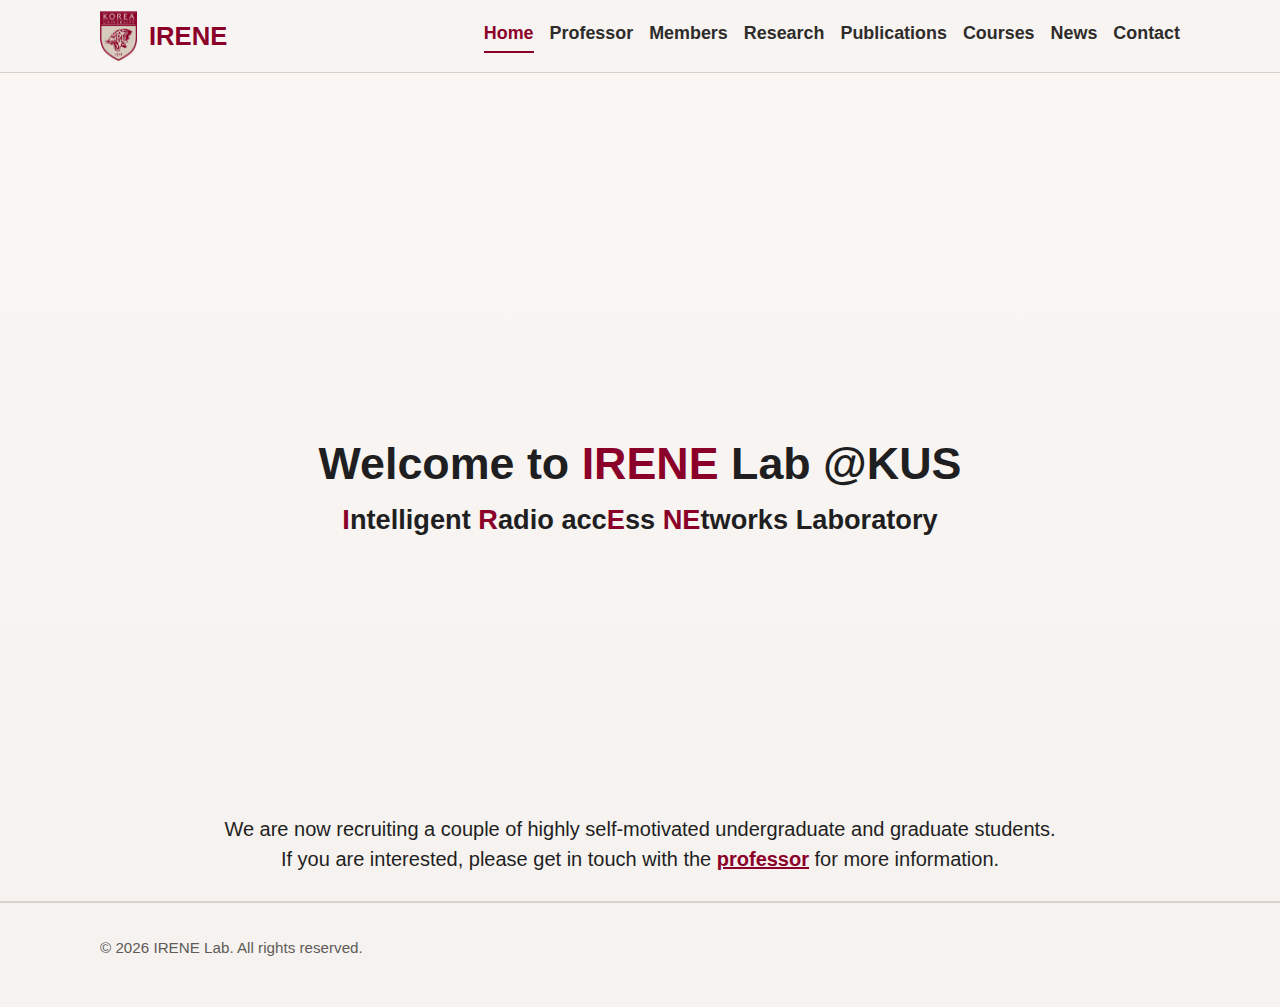
<file: index.html>
<!DOCTYPE html>
<html lang="ko">
  <head>
    <meta charset="UTF-8" />
    <meta name="viewport" content="width=device-width, initial-scale=1.0" />
    <title>IRENE Lab | Home</title>
    <link rel="stylesheet" href="styles.css" />
  </head>
  <body>
    <header class="site-header">
      <div class="container header-inner">
        <a class="brand" href="index.html">
          <img class="brand-logo" src="assets/ku-logo.png" alt="고려대학교 로고" />
          <span class="brand-text"><strong><span class="accent">IRENE</span></strong></span>
        </a>
        <input id="nav-toggle" type="checkbox" aria-label="Toggle navigation" />
        <label for="nav-toggle" class="menu-toggle">Menu</label>
        <nav class="main-nav" aria-label="Main Navigation">
          <a class="active" href="index.html">Home</a>
          <a href="professor.html">Professor</a>
          <a href="members.html">Members</a>
          <a href="research.html">Research</a>
          <a href="publications.html">Publications</a>
          <a href="courses.html">Courses</a>
          <a href="news.html">News</a>
          <a href="contact.html">Contact</a>
        </nav>
      </div>
    </header>

    <main>
      <section class="hero home-hero">
        <div class="container hero-grid">
          <div>
            <h1 class="home-title">
              Welcome to <span class="accent">I</span><span class="accent">R</span><span class="accent">E</span><span class="accent">NE</span> Lab @KUS
            </h1>
            <p class="home-subtitle">
              <span class="accent">I</span>ntelligent <span class="accent">R</span>adio
              acc<span class="accent">E</span>ss <span class="accent">NE</span>tworks
              Laboratory
            </p>
          </div>
          <p class="home-recruit">
            We are now recruiting a couple of highly self-motivated undergraduate and graduate students.<br />
            If you are interested, please get in touch with the <a href="professor.html">professor</a> for more information.
          </p>
        </div>
      </section>
    </main>

    <footer class="site-footer">
      <div class="container">
        <p>&copy; 2026 IRENE Lab. All rights reserved.</p>
      </div>
    </footer>
  </body>
</html>
</file>
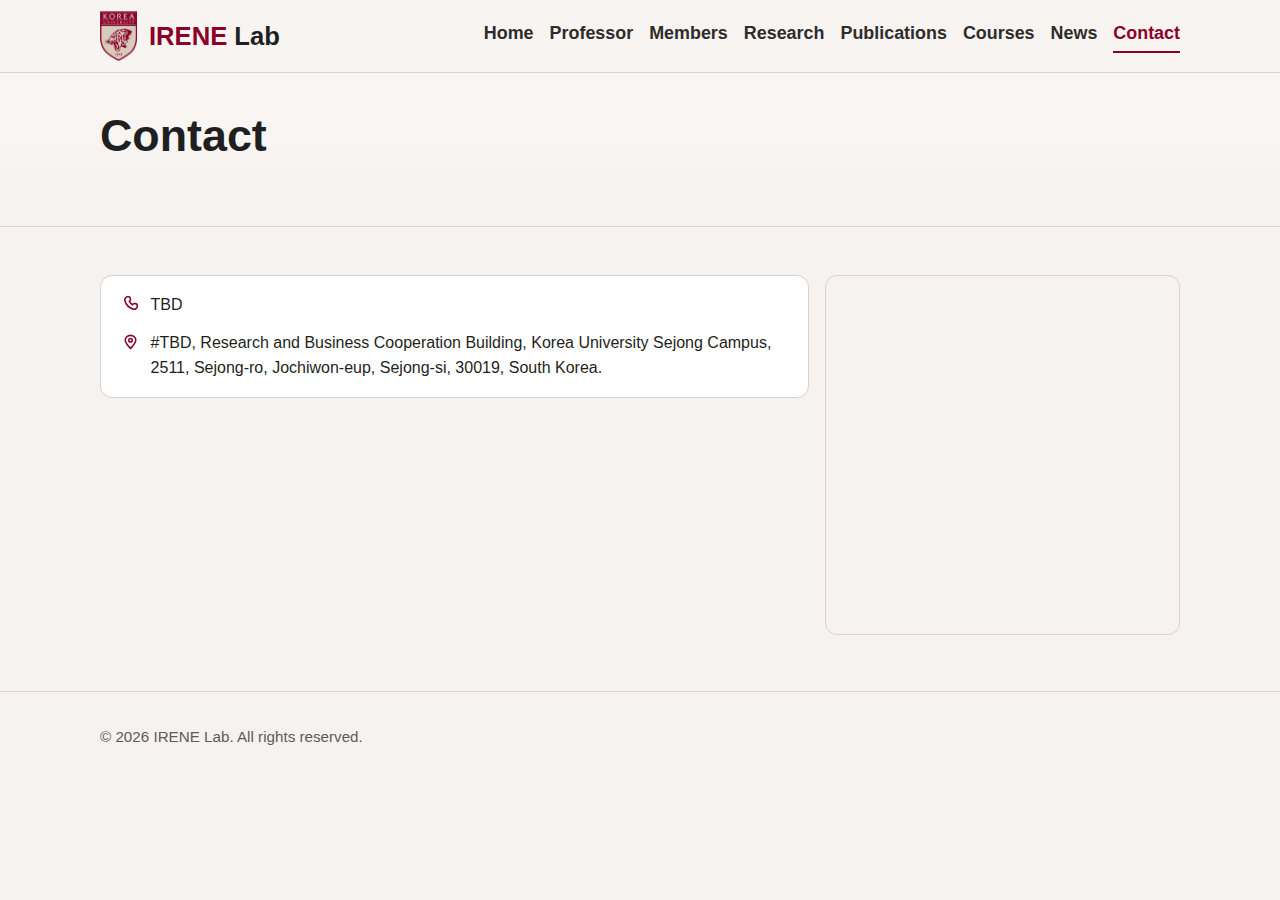
<file: contact.html>
<!DOCTYPE html>
<html lang="ko">
  <head>
    <meta charset="UTF-8" />
    <meta name="viewport" content="width=device-width, initial-scale=1.0" />
    <title>IRENE Lab | Contact</title>
    <link rel="stylesheet" href="styles.css" />
  </head>
  <body>
    <header class="site-header">
      <div class="container header-inner">
        <a class="brand" href="index.html">
          <img class="brand-logo" src="assets/ku-logo.png" alt="고려대학교 로고" />
          <span class="brand-text"><strong><span class="accent">IRENE</span> Lab</strong></span>
        </a>
        <input id="nav-toggle" type="checkbox" aria-label="Toggle navigation" />
        <label for="nav-toggle" class="menu-toggle">Menu</label>
        <nav class="main-nav" aria-label="Main Navigation">
          <a href="index.html">Home</a>
          <a href="professor.html">Professor</a>
          <a href="members.html">Members</a>
          <a href="research.html">Research</a>
          <a href="publications.html">Publications</a>
          <a href="courses.html">Courses</a>
          <a href="news.html">News</a>
          <a class="active" href="contact.html">Contact</a>
        </nav>
      </div>
    </header>
    <main>
      <section class="page-hero">
        <div class="container">
          <h1>Contact</h1>
        </div>
      </section>
      <section class="section">
        <div class="container">
          <div class="contact-layout">
            <div class="panel">
              <ul class="contact-info-list">
                <li>
                  <span class="prof-icon" aria-hidden="true">
                    <img class="prof-icon-svg" src="assets/icon-phone.svg" alt="" />
                  </span>
                  TBD
                </li>
                <li>
                  <span class="prof-icon" aria-hidden="true">
                    <img class="prof-icon-svg" src="assets/icon-map.svg" alt="" />
                  </span>
                  #TBD, Research and Business Cooperation Building, Korea University Sejong Campus,<br />
                  2511, Sejong-ro, Jochiwon-eup, Sejong-si, 30019, South Korea.
                </li>
              </ul>
            </div>
            <div class="contact-map-wrap">
              <iframe
                class="contact-map"
                title="Korea University Sejong Campus 산학협력관 Map"
                loading="lazy"
                referrerpolicy="no-referrer-when-downgrade"
                src="https://www.google.com/maps?q=%EA%B3%A0%EB%A0%A4%EB%8C%80%ED%95%99%EA%B5%90%20%EC%84%B8%EC%A2%85%EC%BA%A0%ED%8D%BC%EC%8A%A4%20%EC%82%B0%ED%95%99%ED%98%91%EB%A0%A5%EA%B4%80&output=embed">
              </iframe>
            </div>
          </div>
        </div>
      </section>
    </main>
    <footer class="site-footer">
      <div class="container"><p>&copy; 2026 IRENE Lab. All rights reserved.</p></div>
    </footer>
  </body>
</html>
</file>
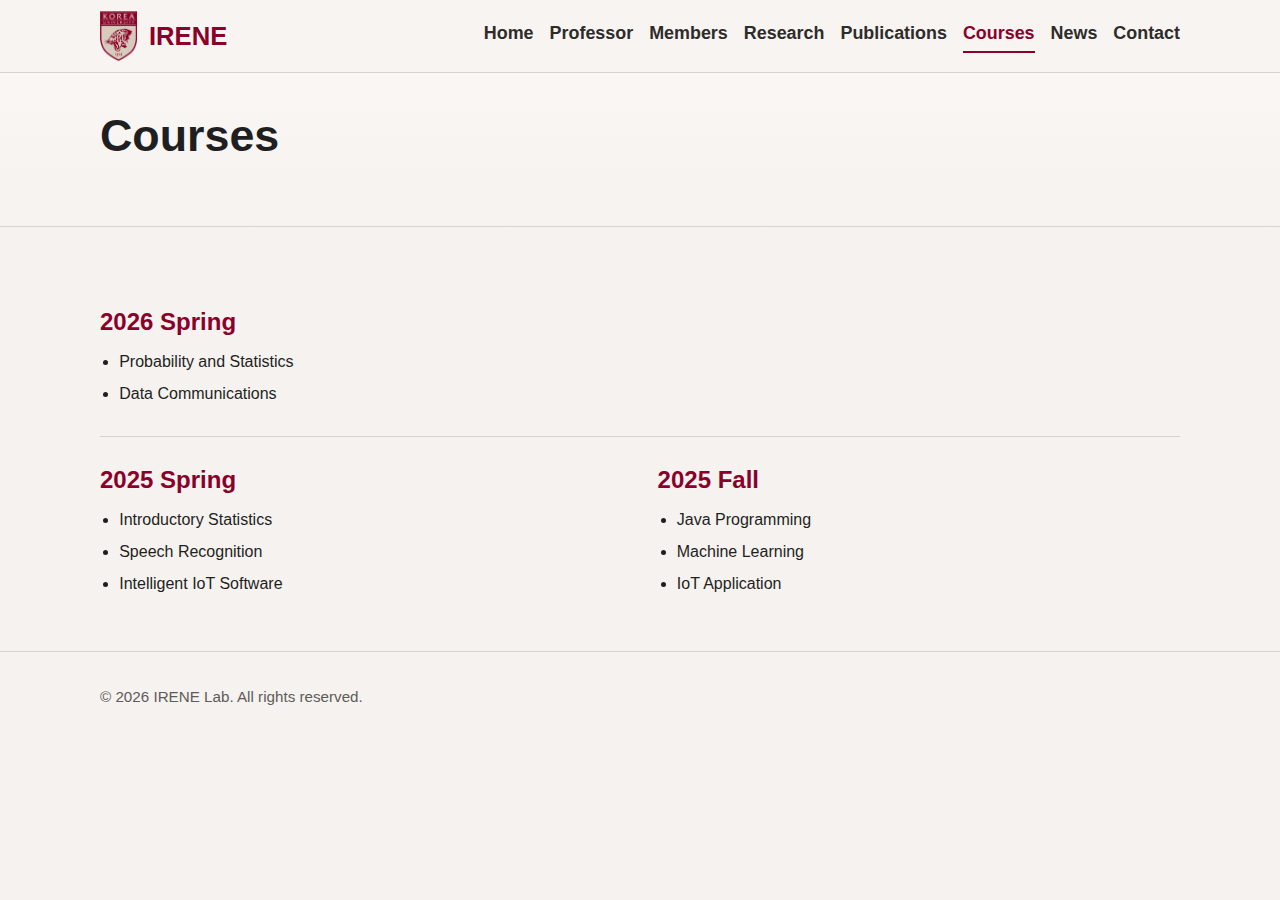
<file: courses.html>
<!DOCTYPE html>
<html lang="ko">
  <head>
    <meta charset="UTF-8" />
    <meta name="viewport" content="width=device-width, initial-scale=1.0" />
    <title>IRENE Lab | Courses</title>
    <link rel="stylesheet" href="styles.css" />
  </head>
  <body>
    <header class="site-header">
      <div class="container header-inner">
        <a class="brand" href="index.html">
          <img class="brand-logo" src="assets/ku-logo.png" alt="고려대학교 로고" />
          <span class="brand-text"><strong><span class="accent">IRENE</span></strong></span>
        </a>
        <input id="nav-toggle" type="checkbox" aria-label="Toggle navigation" />
        <label for="nav-toggle" class="menu-toggle">Menu</label>
        <nav class="main-nav" aria-label="Main Navigation">
          <a href="index.html">Home</a>
          <a href="professor.html">Professor</a>
          <a href="members.html">Members</a>
          <a href="research.html">Research</a>
          <a href="publications.html">Publications</a>
          <a class="active" href="courses.html">Courses</a>
          <a href="news.html">News</a>
          <a href="contact.html">Contact</a>
        </nav>
      </div>
    </header>
    <main>
      <section class="page-hero">
        <div class="container">
          <h1>Courses</h1>
        </div>
      </section>
      <section class="section">
        <div class="container">
          <section class="prof-section-block">
            <h2 class="prof-section-title">2026 Spring</h2>
            <ul class="courses-list">
              <li>Probability and Statistics</li>
              <li>Data Communications</li>
            </ul>
          </section>

          <hr class="courses-divider" />

          <section class="courses-grid">
            <div>
              <h2 class="prof-section-title">2025 Spring</h2>
              <ul class="courses-list">
                <li>Introductory Statistics</li>
                <li>Speech Recognition</li>
                <li>Intelligent IoT Software</li>
              </ul>
            </div>
            <div>
              <h2 class="prof-section-title">2025 Fall</h2>
              <ul class="courses-list">
                <li>Java Programming</li>
                <li>Machine Learning</li>
                <li>IoT Application</li>
              </ul>
            </div>
          </section>
        </div>
      </section>
    </main>
    <footer class="site-footer">
      <div class="container"><p>&copy; 2026 IRENE Lab. All rights reserved.</p></div>
    </footer>
  </body>
</html>
</file>
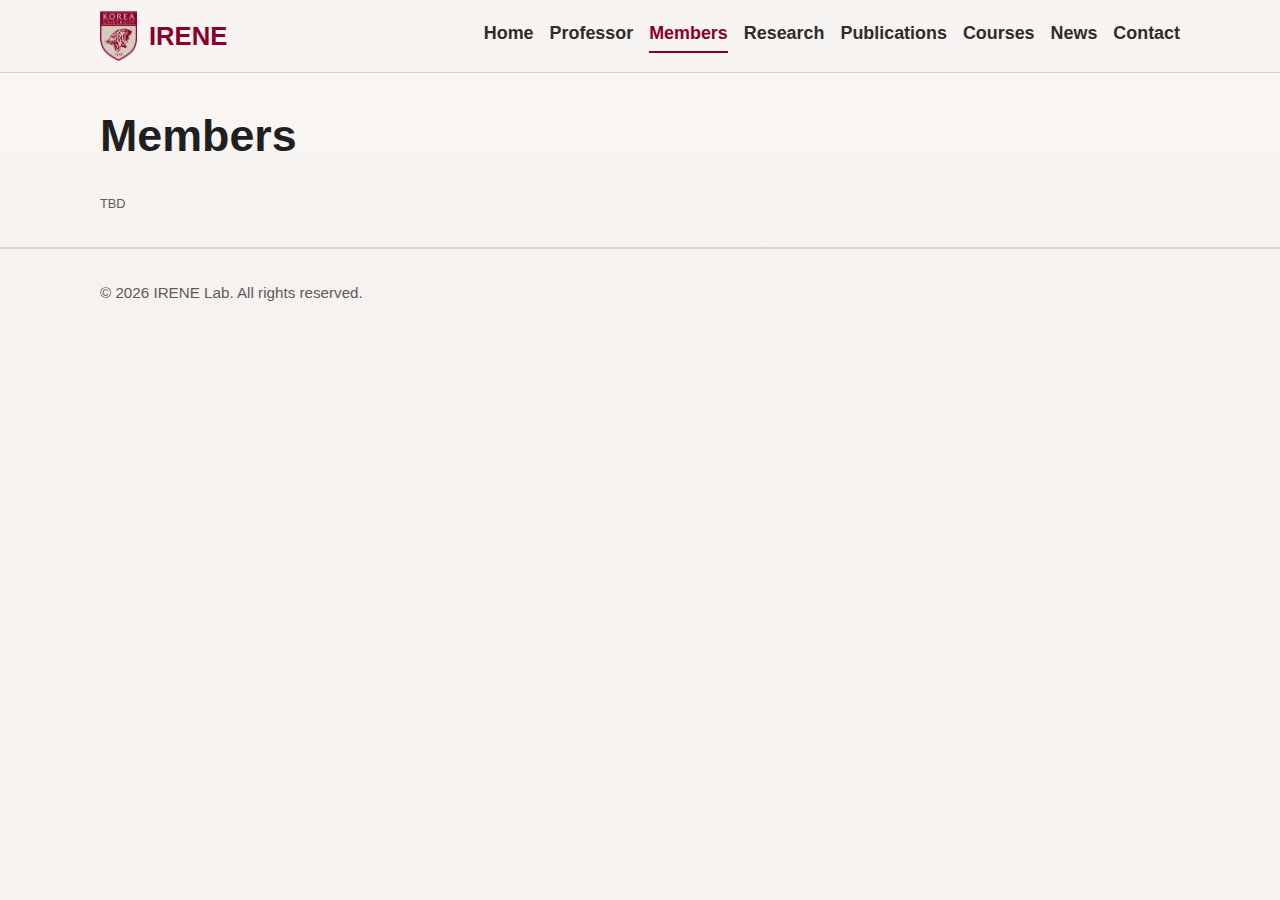
<file: members.html>
<!DOCTYPE html>
<html lang="ko">
  <head>
    <meta charset="UTF-8" />
    <meta name="viewport" content="width=device-width, initial-scale=1.0" />
    <title>IRENE Lab | Members</title>
    <link rel="stylesheet" href="styles.css" />
  </head>
  <body>
    <header class="site-header">
      <div class="container header-inner">
        <a class="brand" href="index.html">
          <img class="brand-logo" src="assets/ku-logo.png" alt="고려대학교 로고" />
          <span class="brand-text"><strong><span class="accent">IRENE</span></strong></span>
        </a>
        <input id="nav-toggle" type="checkbox" aria-label="Toggle navigation" />
        <label for="nav-toggle" class="menu-toggle">Menu</label>
        <nav class="main-nav" aria-label="Main Navigation">
          <a href="index.html">Home</a>
          <a href="professor.html">Professor</a>
          <a class="active" href="members.html">Members</a>
          <a href="research.html">Research</a>
          <a href="publications.html">Publications</a>
          <a href="courses.html">Courses</a>
          <a href="news.html">News</a>
          <a href="contact.html">Contact</a>
        </nav>
      </div>
    </header>
    <main>
      <section class="page-hero">
        <div class="container">
          <h1>Members</h1>
          <p class="members-tbd">TBD</p>
        </div>
      </section>
    </main>
    <footer class="site-footer">
      <div class="container"><p>&copy; 2026 IRENE Lab. All rights reserved.</p></div>
    </footer>
  </body>
</html>
</file>
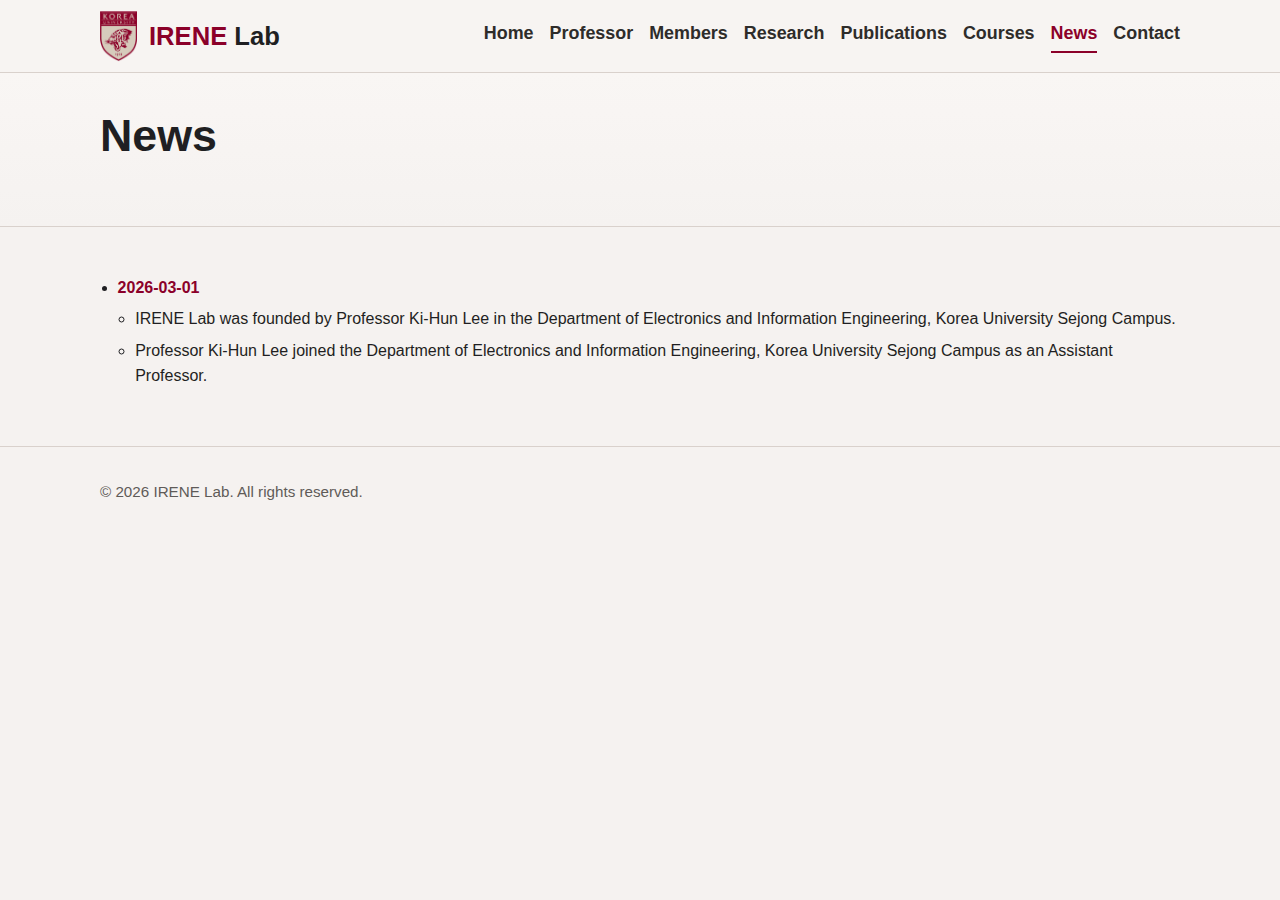
<file: news.html>
<!DOCTYPE html>
<html lang="ko">
  <head>
    <meta charset="UTF-8" />
    <meta name="viewport" content="width=device-width, initial-scale=1.0" />
    <title>IRENE Lab | News</title>
    <link rel="stylesheet" href="styles.css" />
  </head>
  <body>
    <header class="site-header">
      <div class="container header-inner">
        <a class="brand" href="index.html">
          <img class="brand-logo" src="assets/ku-logo.png" alt="고려대학교 로고" />
          <span class="brand-text"><strong><span class="accent">IRENE</span> Lab</strong></span>
        </a>
        <input id="nav-toggle" type="checkbox" aria-label="Toggle navigation" />
        <label for="nav-toggle" class="menu-toggle">Menu</label>
        <nav class="main-nav" aria-label="Main Navigation">
          <a href="index.html">Home</a>
          <a href="professor.html">Professor</a>
          <a href="members.html">Members</a>
          <a href="research.html">Research</a>
          <a href="publications.html">Publications</a>
          <a href="courses.html">Courses</a>
          <a class="active" href="news.html">News</a>
          <a href="contact.html">Contact</a>
        </nav>
      </div>
    </header>
    <main>
      <section class="page-hero">
        <div class="container">
          <h1>News</h1>
        </div>
      </section>
      <section class="section">
        <div class="container">
          <ul class="news-list">
            <li>
              <time datetime="2026-03-01">2026-03-01</time>
              <ul class="news-sublist">
                <li>
                  IRENE Lab was founded by Professor Ki-Hun Lee in the Department of Electronics and Information Engineering, Korea University Sejong Campus.
                </li>
                <li>
                  Professor Ki-Hun Lee joined the Department of Electronics and Information Engineering, Korea University Sejong Campus as an Assistant Professor.
                </li>
              </ul>
            </li>
          </ul>
        </div>
      </section>
    </main>
    <footer class="site-footer">
      <div class="container"><p>&copy; 2026 IRENE Lab. All rights reserved.</p></div>
    </footer>
  </body>
</html>
</file>
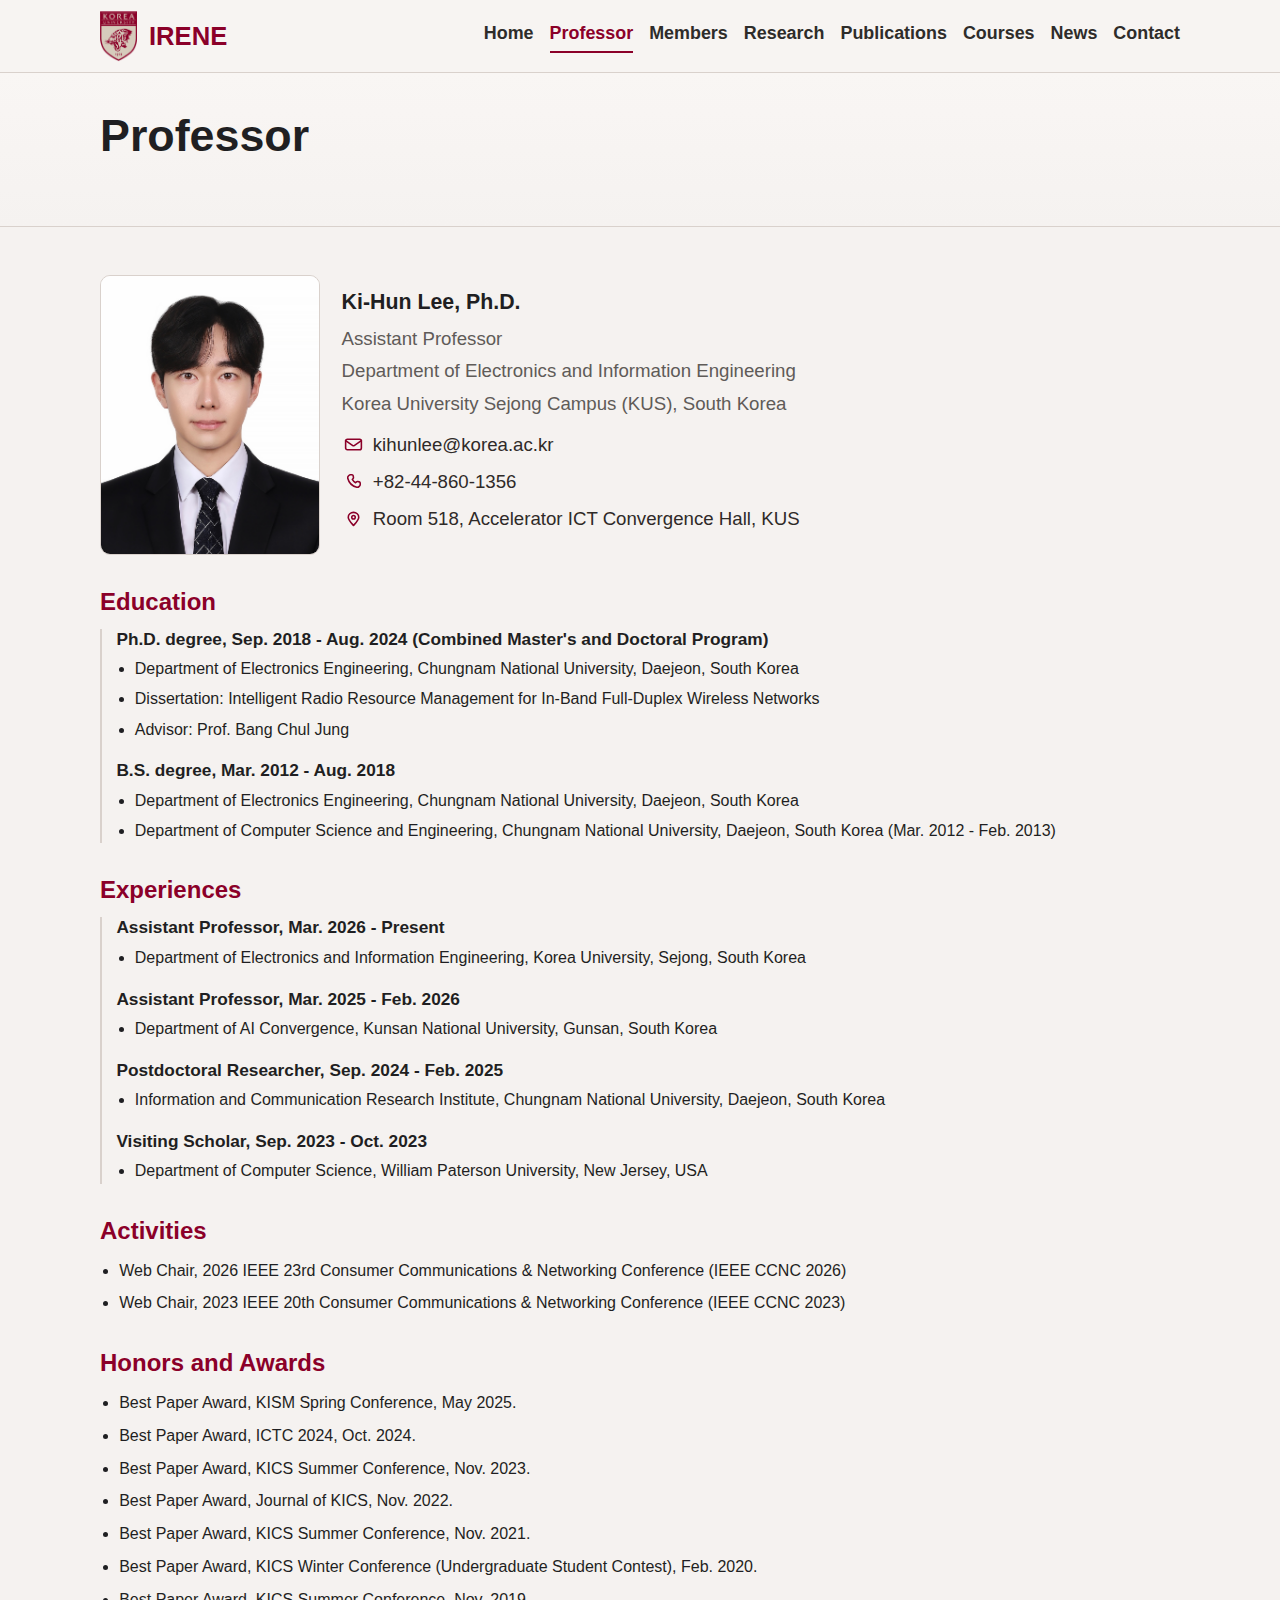
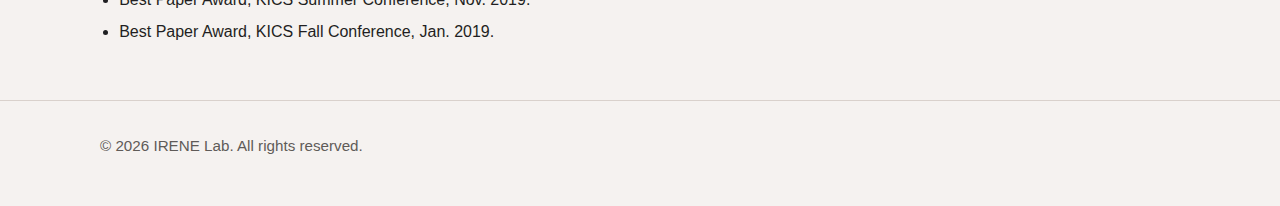
<file: professor.html>
<!DOCTYPE html>
<html lang="ko">
  <head>
    <meta charset="UTF-8" />
    <meta name="viewport" content="width=device-width, initial-scale=1.0" />
    <title>IRENE Lab | Professor</title>
    <link rel="stylesheet" href="styles.css" />
  </head>
  <body>
    <header class="site-header">
      <div class="container header-inner">
        <a class="brand" href="index.html">
          <img class="brand-logo" src="assets/ku-logo.png" alt="고려대학교 로고" />
          <span class="brand-text"><strong><span class="accent">IRENE</span></strong></span>
        </a>
        <input id="nav-toggle" type="checkbox" aria-label="Toggle navigation" />
        <label for="nav-toggle" class="menu-toggle">Menu</label>
        <nav class="main-nav" aria-label="Main Navigation">
          <a href="index.html">Home</a>
          <a class="active" href="professor.html">Professor</a>
          <a href="members.html">Members</a>
          <a href="research.html">Research</a>
          <a href="publications.html">Publications</a>
          <a href="courses.html">Courses</a>
          <a href="news.html">News</a>
          <a href="contact.html">Contact</a>
        </nav>
      </div>
    </header>
    <main>
      <section class="page-hero">
        <div class="container">
          <h1>Professor</h1>
        </div>
      </section>
      <section class="section">
        <div class="container">
          <div class="prof-profile-card">
            <img
              class="prof-photo"
              src="assets/professor.jpg"
              alt="Professor photo"
            />
            <div>
              <h3>Ki-Hun Lee, Ph.D.</h3>
              <p class="prof-meta">Assistant Professor</p>
              <p class="prof-meta">
                <a class="plain-link" href="https://kueie.korea.ac.kr/kueie/index.do">Department of Electronics and Information Engineering</a>
              </p>
              <p class="prof-meta">
                <a class="plain-link" href="https://fund.korea.ac.kr/koreaSejong/index..do">Korea University Sejong Campus (KUS)</a>, South Korea
              </p>
              <ul class="prof-contact-list">
                <li>
                  <span class="prof-icon" aria-hidden="true">
                    <img class="prof-icon-svg" src="assets/icon-mail.svg" alt="" />
                  </span>
                  <a class="plain-link" href="mailto:kihunlee@korea.ac.kr">kihunlee@korea.ac.kr</a>
                </li>
                <li>
                  <span class="prof-icon" aria-hidden="true">
                    <img class="prof-icon-svg" src="assets/icon-phone.svg" alt="" />
                  </span>
                  +82-44-860-1356
                </li>
                <li>
                  <span class="prof-icon" aria-hidden="true">
                    <img class="prof-icon-svg" src="assets/icon-map.svg" alt="" />
                  </span>
                  Room 518, Accelerator ICT Convergence Hall, KUS
                </li>
              </ul>
            </div>
          </div>

          <section class="prof-section-block">
            <h2 class="prof-section-title">Education</h2>
            <div class="timeline">
              <article class="timeline-item">
                <h3>
                  Ph.D. degree, Sep. 2018 - Aug. 2024 (Combined Master's and
                  Doctoral Program)
                </h3>
                <ul class="timeline-detail">
                  <li>
                    Department of Electronics Engineering, Chungnam National
                    University, Daejeon, South Korea
                  </li>
                  <li>
                    Dissertation: Intelligent Radio Resource Management for
                    In-Band Full-Duplex Wireless Networks
                  </li>
                  <li>
                    Advisor: Prof.
                    <a class="plain-link" href="https://sites.google.com/site/bangchuljung">Bang Chul Jung</a>
                  </li>
                </ul>
              </article>
              <article class="timeline-item">
                <h3>B.S. degree, Mar. 2012 - Aug. 2018</h3>
                <ul class="timeline-detail">
                  <li>
                    Department of Electronics Engineering, Chungnam National
                    University, Daejeon, South Korea
                  </li>
                  <li>
                    Department of Computer Science and Engineering, Chungnam
                    National University, Daejeon, South Korea (Mar. 2012 - Feb.
                    2013)
                  </li>
                </ul>
              </article>
            </div>
          </section>

          <section class="prof-section-block">
            <h2 class="prof-section-title">Experiences</h2>
            <div class="timeline">
              <article class="timeline-item">
                <h3>Assistant Professor, Mar. 2026 - Present</h3>
                <ul class="timeline-detail">
                  <li>
                    Department of Electronics and Information Engineering, Korea
                    University, Sejong, South Korea
                  </li>
                </ul>
              </article>
              <article class="timeline-item">
                <h3>Assistant Professor, Mar. 2025 - Feb. 2026</h3>
                <ul class="timeline-detail">
                  <li>
                    Department of AI Convergence, Kunsan National University,
                    Gunsan, South Korea
                  </li>
                </ul>
              </article>
              <article class="timeline-item">
                <h3>Postdoctoral Researcher, Sep. 2024 - Feb. 2025</h3>
                <ul class="timeline-detail">
                  <li>
                    Information and Communication Research Institute, Chungnam
                    National University, Daejeon, South Korea
                  </li>
                </ul>
              </article>
              <article class="timeline-item">
                <h3>Visiting Scholar, Sep. 2023 - Oct. 2023</h3>
                <ul class="timeline-detail">
                  <li>
                    Department of Computer Science, William Paterson
                    University, New Jersey, USA
                  </li>
                </ul>
              </article>
            </div>
          </section>

          <section class="prof-section-block">
            <h2 class="prof-section-title">Activities</h2>
            <ul class="prof-bullets">
              <li>
                Web Chair, 2026 IEEE 23rd Consumer Communications & Networking
                Conference (IEEE CCNC 2026)
              </li>
              <li>
                Web Chair, 2023 IEEE 20th Consumer Communications & Networking
                Conference (IEEE CCNC 2023)
              </li>
            </ul>
          </section>

          <section class="prof-section-block">
            <h2 class="prof-section-title">Honors and Awards</h2>
            <ul class="prof-bullets">
              <li>Best Paper Award, KISM Spring Conference, May 2025.</li>
              <li>Best Paper Award, ICTC 2024, Oct. 2024.</li>
              <li>Best Paper Award, KICS Summer Conference, Nov. 2023.</li>
              <li>Best Paper Award, Journal of KICS, Nov. 2022.</li>
              <li>Best Paper Award, KICS Summer Conference, Nov. 2021.</li>
              <li>
                Best Paper Award, KICS Winter Conference (Undergraduate Student
                Contest), Feb. 2020.
              </li>
              <li>Best Paper Award, KICS Summer Conference, Nov. 2019.</li>
              <li>Best Paper Award, KICS Fall Conference, Jan. 2019.</li>
            </ul>
          </section>
        </div>
      </section>
    </main>
    <footer class="site-footer">
      <div class="container"><p>&copy; 2026 IRENE Lab. All rights reserved.</p></div>
    </footer>
  </body>
</html>
</file>
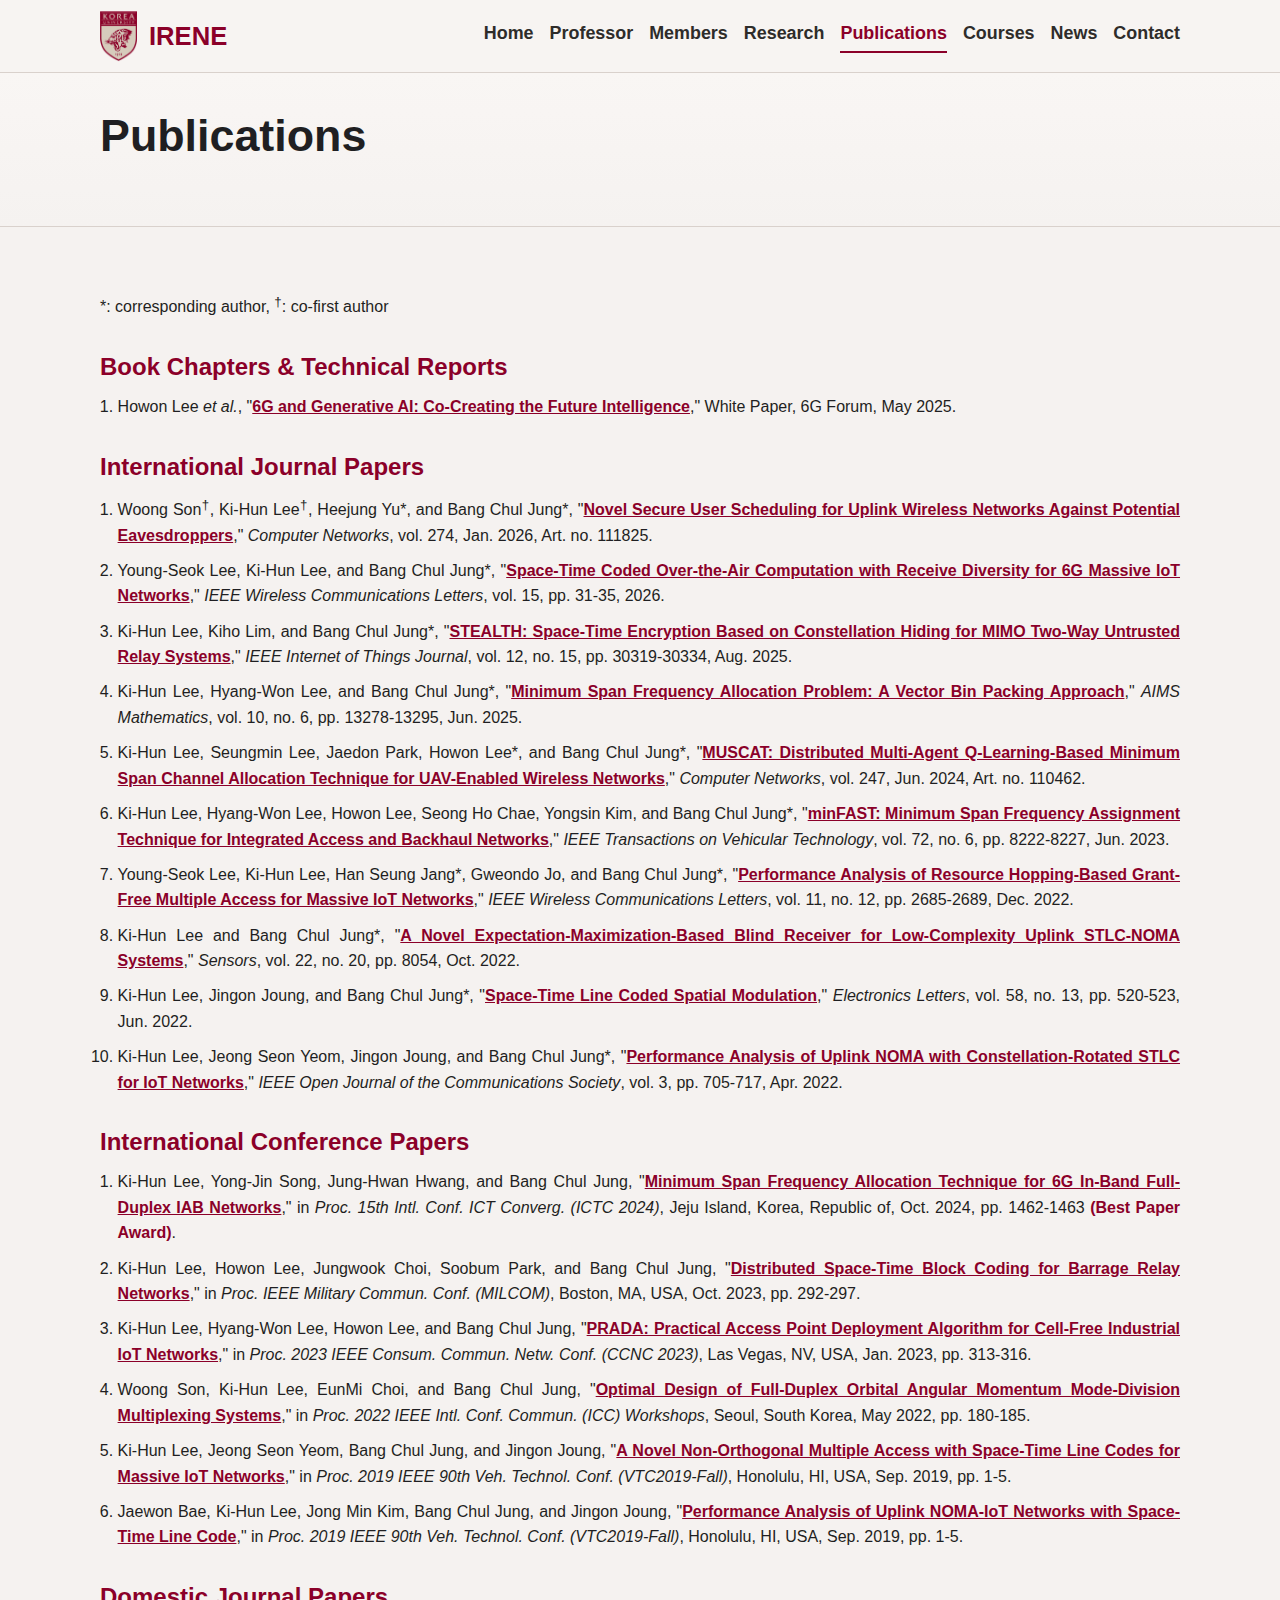
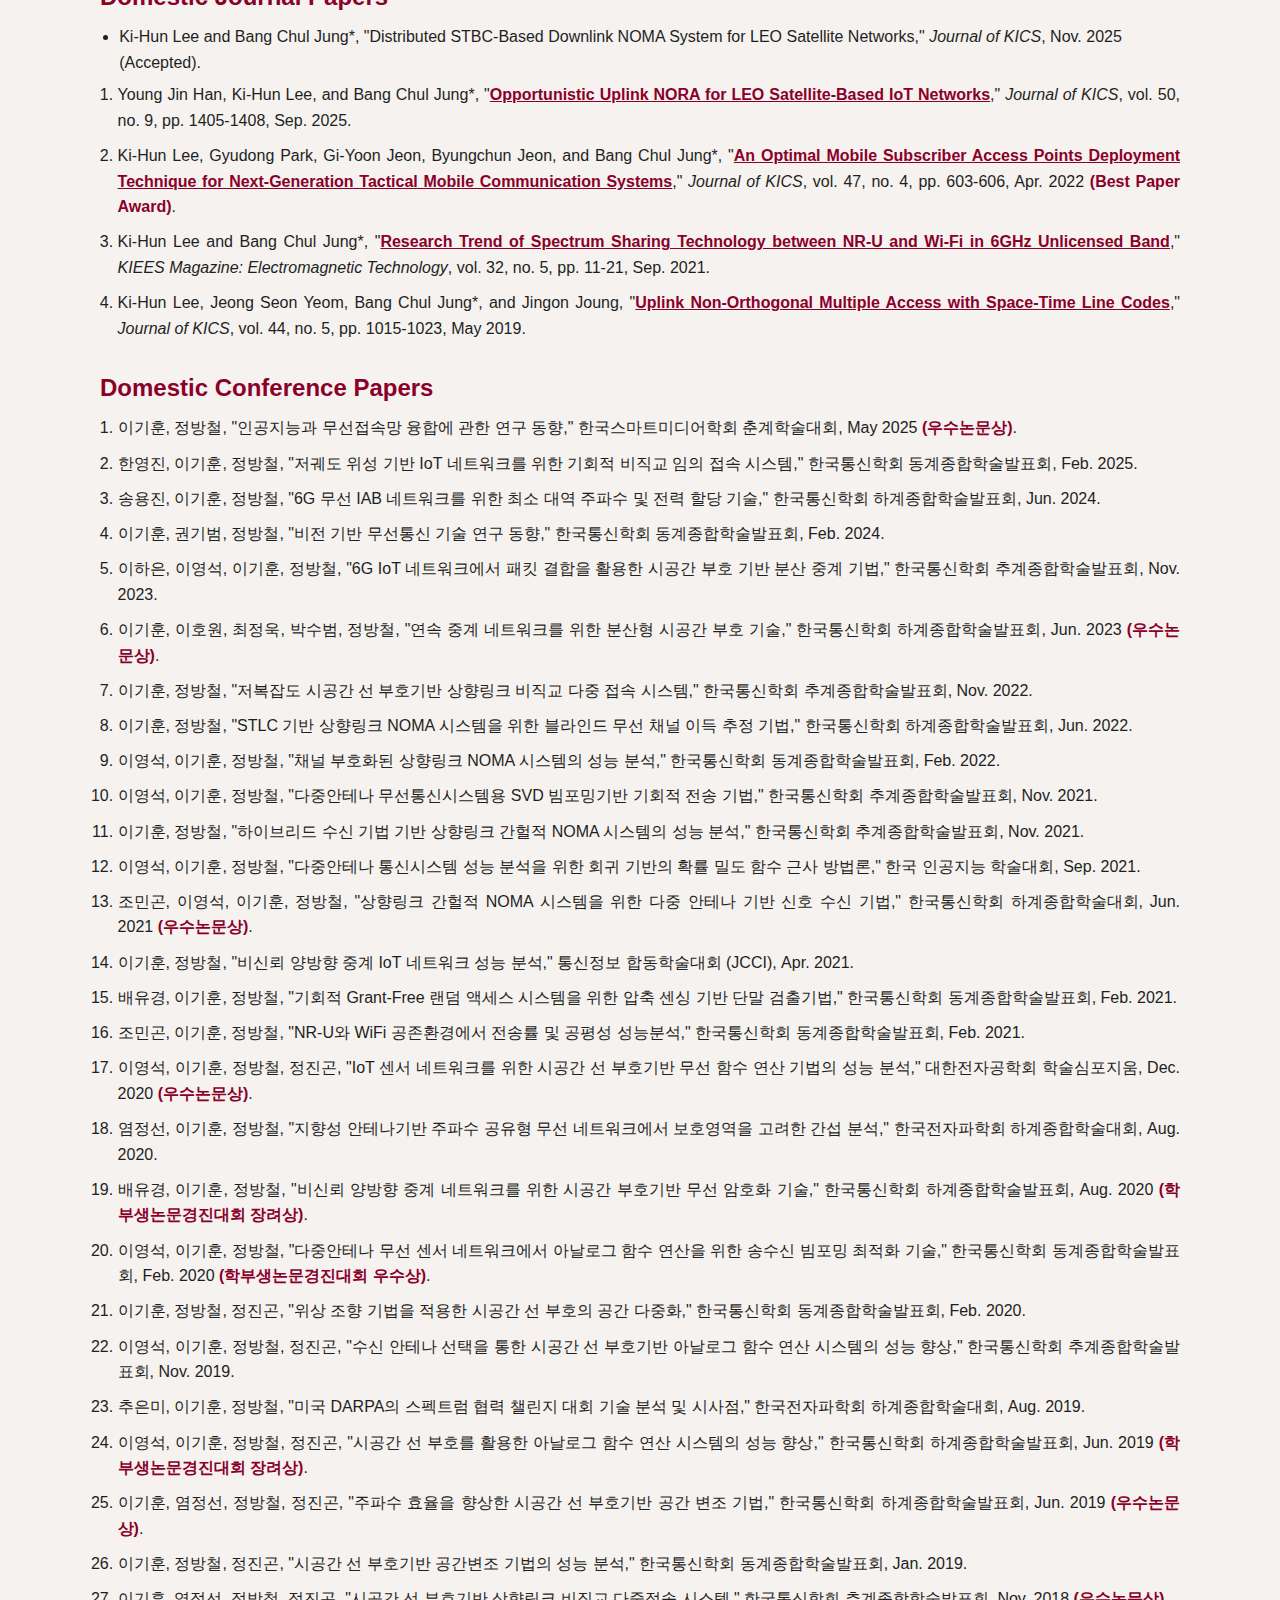
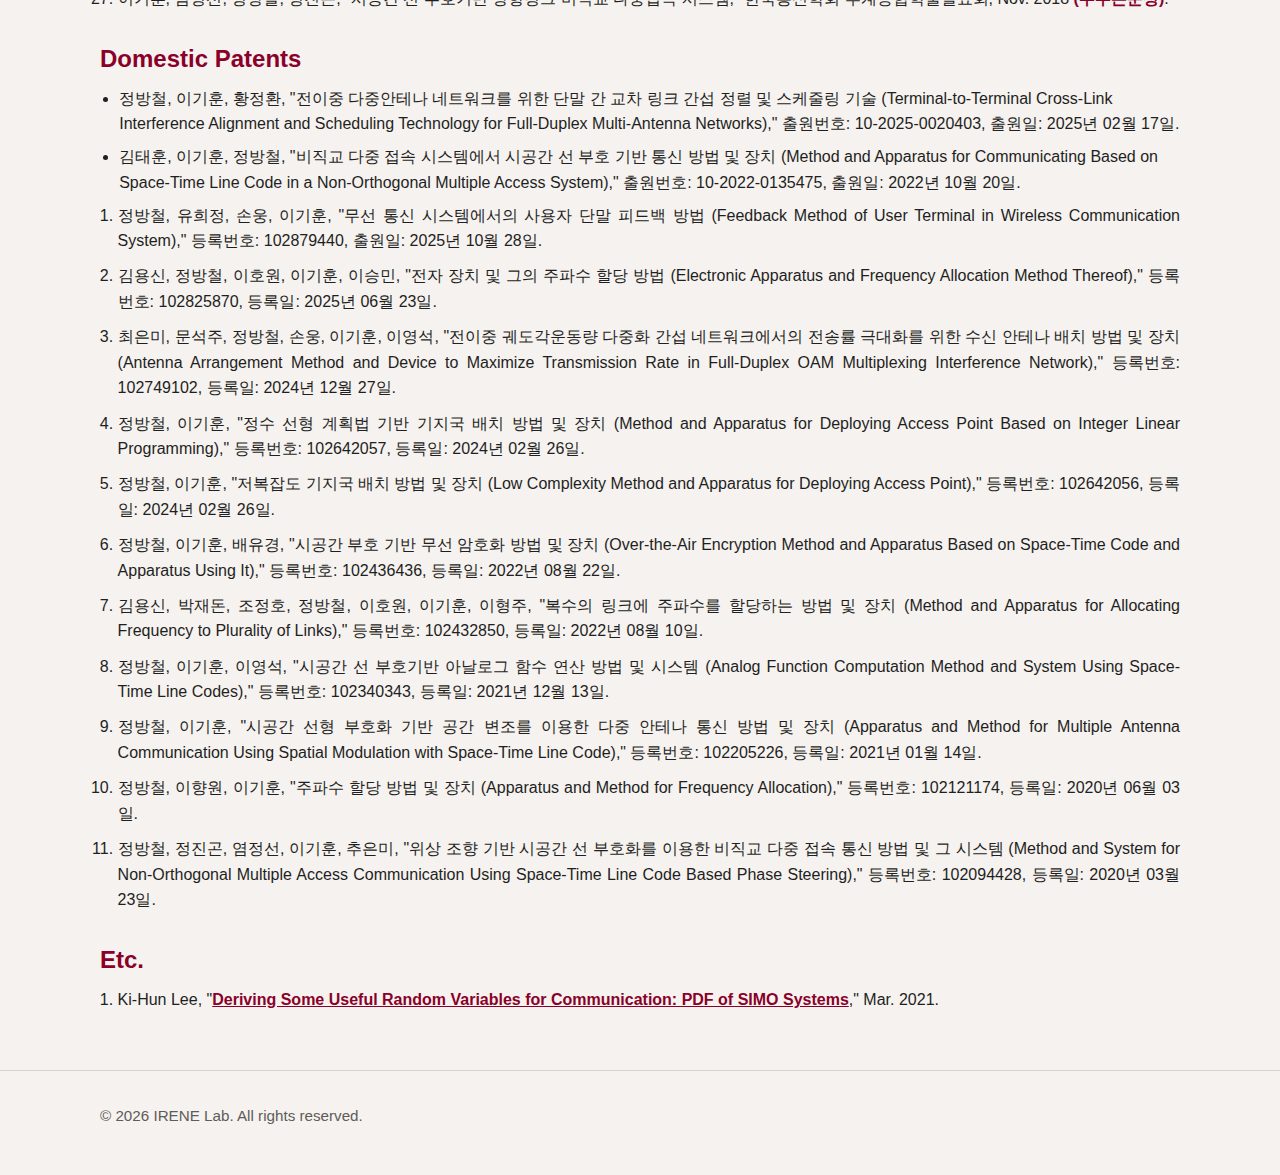
<file: publications.html>
<!DOCTYPE html>
<html lang="ko">
  <head>
    <meta charset="UTF-8" />
    <meta name="viewport" content="width=device-width, initial-scale=1.0" />
    <title>IRENE Lab | Publications</title>
    <link rel="stylesheet" href="styles.css" />
  </head>
  <body>
    <header class="site-header">
      <div class="container header-inner">
        <a class="brand" href="index.html">
          <img class="brand-logo" src="assets/ku-logo.png" alt="고려대학교 로고" />
          <span class="brand-text"><strong><span class="accent">IRENE</span></strong></span>
        </a>
        <input id="nav-toggle" type="checkbox" aria-label="Toggle navigation" />
        <label for="nav-toggle" class="menu-toggle">Menu</label>
        <nav class="main-nav" aria-label="Main Navigation">
          <a href="index.html">Home</a>
          <a href="professor.html">Professor</a>
          <a href="members.html">Members</a>
          <a href="research.html">Research</a>
          <a class="active" href="publications.html">Publications</a>
          <a href="courses.html">Courses</a>
          <a href="news.html">News</a>
          <a href="contact.html">Contact</a>
        </nav>
      </div>
    </header>
    <main>
      <section class="page-hero">
        <div class="container">
          <h1>Publications</h1>
        </div>
      </section>
      <section class="section">
        <div class="container">
          <p class="pub-note">*: corresponding author, <sup>†</sup>: co-first author</p>
          <section class="prof-section-block">
            <h2 class="prof-section-title">Book Chapters & Technical Reports</h2>
            <ol class="pub-list">
              <li>
                Howon Lee <em>et al.</em>, "<a target="_blank" rel="noopener noreferrer" href="https://www.6gforum.or.kr/html/sub/member/view.php?bo_table=gallery&wr_id=191">6G and Generative AI: Co-Creating the Future Intelligence</a>," White Paper, 6G Forum, May 2025.
              </li>
            </ol>
          </section>

          <section class="prof-section-block">
            <h2 class="prof-section-title">International Journal Papers</h2>
            <ol class="pub-list">
              <li>
                Woong Son<sup>†</sup>, Ki-Hun Lee<sup>†</sup>, Heejung Yu*, and Bang Chul Jung*, "<a target="_blank" rel="noopener noreferrer" href="https://www.sciencedirect.com/science/article/pii/S1389128625007911">Novel Secure User Scheduling for Uplink Wireless Networks Against Potential Eavesdroppers</a>," <em>Computer Networks</em>, vol. 274, Jan. 2026, Art. no. 111825.
              </li>
              <li>
                Young-Seok Lee, Ki-Hun Lee, and Bang Chul Jung*, "<a target="_blank" rel="noopener noreferrer" href="https://doi.org/10.1109/LWC.2025.3619988">Space-Time Coded Over-the-Air Computation with Receive Diversity for 6G Massive IoT Networks</a>," <em>IEEE Wireless Communications Letters</em>, vol. 15, pp. 31-35, 2026.
              </li>
              <li>
                Ki-Hun Lee, Kiho Lim, and Bang Chul Jung*, "<a target="_blank" rel="noopener noreferrer" href="https://ieeexplore.ieee.org/document/11007564">STEALTH: Space-Time Encryption Based on Constellation Hiding for MIMO Two-Way Untrusted Relay Systems</a>," <em>IEEE Internet of Things Journal</em>, vol. 12, no. 15, pp. 30319-30334, Aug. 2025.
              </li>
              <li>
                Ki-Hun Lee, Hyang-Won Lee, and Bang Chul Jung*, "<a target="_blank" rel="noopener noreferrer" href="https://www.aimspress.com/article/doi/10.3934/math.2025595">Minimum Span Frequency Allocation Problem: A Vector Bin Packing Approach</a>," <em>AIMS Mathematics</em>, vol. 10, no. 6, pp. 13278-13295, Jun. 2025.
              </li>
              <li>
                Ki-Hun Lee, Seungmin Lee, Jaedon Park, Howon Lee*, and Bang Chul Jung*, "<a target="_blank" rel="noopener noreferrer" href="https://doi.org/10.1016/j.comnet.2024.110462">MUSCAT: Distributed Multi-Agent Q-Learning-Based Minimum Span Channel Allocation Technique for UAV-Enabled Wireless Networks</a>," <em>Computer Networks</em>, vol. 247, Jun. 2024, Art. no. 110462.
              </li>
              <li>
                Ki-Hun Lee, Hyang-Won Lee, Howon Lee, Seong Ho Chae, Yongsin Kim, and Bang Chul Jung*, "<a target="_blank" rel="noopener noreferrer" href="https://doi.org/10.1109/TVT.2023.3243886">minFAST: Minimum Span Frequency Assignment Technique for Integrated Access and Backhaul Networks</a>," <em>IEEE Transactions on Vehicular Technology</em>, vol. 72, no. 6, pp. 8222-8227, Jun. 2023.
              </li>
              <li>
                Young-Seok Lee, Ki-Hun Lee, Han Seung Jang*, Gweondo Jo, and Bang Chul Jung*, "<a target="_blank" rel="noopener noreferrer" href="https://ieeexplore.ieee.org/document/9919267/">Performance Analysis of Resource Hopping-Based Grant-Free Multiple Access for Massive IoT Networks</a>," <em>IEEE Wireless Communications Letters</em>, vol. 11, no. 12, pp. 2685-2689, Dec. 2022.
              </li>
              <li>
                Ki-Hun Lee and Bang Chul Jung*, "<a target="_blank" rel="noopener noreferrer" href="https://www.mdpi.com/1424-8220/22/20/8054">A Novel Expectation-Maximization-Based Blind Receiver for Low-Complexity Uplink STLC-NOMA Systems</a>," <em>Sensors</em>, vol. 22, no. 20, pp. 8054, Oct. 2022.
              </li>
              <li>
                Ki-Hun Lee, Jingon Joung, and Bang Chul Jung*, "<a target="_blank" rel="noopener noreferrer" href="https://doi.org/10.1049/ell2.12488">Space-Time Line Coded Spatial Modulation</a>," <em>Electronics Letters</em>, vol. 58, no. 13, pp. 520-523, Jun. 2022.
              </li>
              <li>
                Ki-Hun Lee, Jeong Seon Yeom, Jingon Joung, and Bang Chul Jung*, "<a target="_blank" rel="noopener noreferrer" href="https://doi.org/10.1109/OJCOMS.2022.3166596">Performance Analysis of Uplink NOMA with Constellation-Rotated STLC for IoT Networks</a>," <em>IEEE Open Journal of the Communications Society</em>, vol. 3, pp. 705-717, Apr. 2022.
              </li>
            </ol>
          </section>

          <section class="prof-section-block">
            <h2 class="prof-section-title">International Conference Papers</h2>
            <ol class="pub-list">
              <li>
                Ki-Hun Lee, Yong-Jin Song, Jung-Hwan Hwang, and Bang Chul Jung, "<a target="_blank" rel="noopener noreferrer" href="https://ieeexplore.ieee.org/document/10827345">Minimum Span Frequency Allocation Technique for 6G In-Band Full-Duplex IAB Networks</a>," in <em>Proc. 15th Intl. Conf. ICT Converg. (ICTC 2024)</em>, Jeju Island, Korea, Republic of, Oct. 2024, pp. 1462-1463 <span class="award-text">(Best Paper Award)</span>.
              </li>
              <li>
                Ki-Hun Lee, Howon Lee, Jungwook Choi, Soobum Park, and Bang Chul Jung, "<a target="_blank" rel="noopener noreferrer" href="https://ieeexplore.ieee.org/document/10356386">Distributed Space-Time Block Coding for Barrage Relay Networks</a>," in <em>Proc. IEEE Military Commun. Conf. (MILCOM)</em>, Boston, MA, USA, Oct. 2023, pp. 292-297.
              </li>
              <li>
                Ki-Hun Lee, Hyang-Won Lee, Howon Lee, and Bang Chul Jung, "<a target="_blank" rel="noopener noreferrer" href="https://doi.org/10.1109/CCNC51644.2023.10060457">PRADA: Practical Access Point Deployment Algorithm for Cell-Free Industrial IoT Networks</a>," in <em>Proc. 2023 IEEE Consum. Commun. Netw. Conf. (CCNC 2023)</em>, Las Vegas, NV, USA, Jan. 2023, pp. 313-316.
              </li>
              <li>
                Woong Son, Ki-Hun Lee, EunMi Choi, and Bang Chul Jung, "<a target="_blank" rel="noopener noreferrer" href="https://ieeexplore.ieee.org/document/9814671">Optimal Design of Full-Duplex Orbital Angular Momentum Mode-Division Multiplexing Systems</a>," in <em>Proc. 2022 IEEE Intl. Conf. Commun. (ICC) Workshops</em>, Seoul, South Korea, May 2022, pp. 180-185.
              </li>
              <li>
                Ki-Hun Lee, Jeong Seon Yeom, Bang Chul Jung, and Jingon Joung, "<a target="_blank" rel="noopener noreferrer" href="https://doi.org/10.1109/VTCFall.2019.8891092">A Novel Non-Orthogonal Multiple Access with Space-Time Line Codes for Massive IoT Networks</a>," in <em>Proc. 2019 IEEE 90th Veh. Technol. Conf. (VTC2019-Fall)</em>, Honolulu, HI, USA, Sep. 2019, pp. 1-5.
              </li>
              <li>
                Jaewon Bae, Ki-Hun Lee, Jong Min Kim, Bang Chul Jung, and Jingon Joung, "<a target="_blank" rel="noopener noreferrer" href="https://doi.org/10.1109/VTCFall.2019.8891160">Performance Analysis of Uplink NOMA-IoT Networks with Space-Time Line Code</a>," in <em>Proc. 2019 IEEE 90th Veh. Technol. Conf. (VTC2019-Fall)</em>, Honolulu, HI, USA, Sep. 2019, pp. 1-5.
              </li>
            </ol>
          </section>

          <section class="prof-section-block">
            <h2 class="prof-section-title">Domestic Journal Papers</h2>
            <ul class="prof-bullets">
              <li>
                Ki-Hun Lee and Bang Chul Jung*, "Distributed STBC-Based Downlink NOMA System for LEO Satellite Networks," <em>Journal of KICS</em>, Nov. 2025 (Accepted).
              </li>
            </ul>
            <ol class="pub-list">
              <li>
                Young Jin Han, Ki-Hun Lee, and Bang Chul Jung*, "<a target="_blank" rel="noopener noreferrer" href="https://engjournal.kics.or.kr/digital-library/103207">Opportunistic Uplink NORA for LEO Satellite-Based IoT Networks</a>," <em>Journal of KICS</em>, vol. 50, no. 9, pp. 1405-1408, Sep. 2025.
              </li>
              <li>
                Ki-Hun Lee, Gyudong Park, Gi-Yoon Jeon, Byungchun Jeon, and Bang Chul Jung*, "<a target="_blank" rel="noopener noreferrer" href="https://www.dbpia.co.kr/journal/articleDetail?hasTopBanner=true&language=ko_KR&nodeId=NODE11056602">An Optimal Mobile Subscriber Access Points Deployment Technique for Next-Generation Tactical Mobile Communication Systems</a>," <em>Journal of KICS</em>, vol. 47, no. 4, pp. 603-606, Apr. 2022 <span class="award-text">(Best Paper Award)</span>.
              </li>
              <li>
                Ki-Hun Lee and Bang Chul Jung*, "<a target="_blank" rel="noopener noreferrer" href="https://www.dbpia.co.kr/journal/articleDetail?nodeId=NODE10612470">Research Trend of Spectrum Sharing Technology between NR-U and Wi-Fi in 6GHz Unlicensed Band</a>," <em>KIEES Magazine: Electromagnetic Technology</em>, vol. 32, no. 5, pp. 11-21, Sep. 2021.
              </li>
              <li>
                Ki-Hun Lee, Jeong Seon Yeom, Bang Chul Jung*, and Jingon Joung, "<a target="_blank" rel="noopener noreferrer" href="https://doi.org/10.7840/kics.2019.44.5.1015">Uplink Non-Orthogonal Multiple Access with Space-Time Line Codes</a>," <em>Journal of KICS</em>, vol. 44, no. 5, pp. 1015-1023, May 2019.
              </li>
            </ol>
          </section>

          <section class="prof-section-block">
            <h2 class="prof-section-title">Domestic Conference Papers</h2>
            <ol class="pub-list">
              <li>이기훈, 정방철, "인공지능과 무선접속망 융합에 관한 연구 동향," 한국스마트미디어학회 춘계학술대회, May 2025 <span class="award-text">(우수논문상)</span>.</li>
              <li>한영진, 이기훈, 정방철, "저궤도 위성 기반 IoT 네트워크를 위한 기회적 비직교 임의 접속 시스템," 한국통신학회 동계종합학술발표회, Feb. 2025.</li>
              <li>송용진, 이기훈, 정방철, "6G 무선 IAB 네트워크를 위한 최소 대역 주파수 및 전력 할당 기술," 한국통신학회 하계종합학술발표회, Jun. 2024.</li>
              <li>이기훈, 권기범, 정방철, "비전 기반 무선통신 기술 연구 동향," 한국통신학회 동계종합학술발표회, Feb. 2024.</li>
              <li>이하은, 이영석, 이기훈, 정방철, "6G IoT 네트워크에서 패킷 결합을 활용한 시공간 부호 기반 분산 중계 기법," 한국통신학회 추계종합학술발표회, Nov. 2023.</li>
              <li>이기훈, 이호원, 최정욱, 박수범, 정방철, "연속 중계 네트워크를 위한 분산형 시공간 부호 기술," 한국통신학회 하계종합학술발표회, Jun. 2023 <span class="award-text">(우수논문상)</span>.</li>
              <li>이기훈, 정방철, "저복잡도 시공간 선 부호기반 상향링크 비직교 다중 접속 시스템," 한국통신학회 추계종합학술발표회, Nov. 2022.</li>
              <li>이기훈, 정방철, "STLC 기반 상향링크 NOMA 시스템을 위한 블라인드 무선 채널 이득 추정 기법," 한국통신학회 하계종합학술발표회, Jun. 2022.</li>
              <li>이영석, 이기훈, 정방철, "채널 부호화된 상향링크 NOMA 시스템의 성능 분석," 한국통신학회 동계종합학술발표회, Feb. 2022.</li>
              <li>이영석, 이기훈, 정방철, "다중안테나 무선통신시스템용 SVD 빔포밍기반 기회적 전송 기법," 한국통신학회 추계종합학술발표회, Nov. 2021.</li>
              <li>이기훈, 정방철, "하이브리드 수신 기법 기반 상향링크 간헐적 NOMA 시스템의 성능 분석," 한국통신학회 추계종합학술발표회, Nov. 2021.</li>
              <li>이영석, 이기훈, 정방철, "다중안테나 통신시스템 성능 분석을 위한 회귀 기반의 확률 밀도 함수 근사 방법론," 한국 인공지능 학술대회, Sep. 2021.</li>
              <li>조민곤, 이영석, 이기훈, 정방철, "상향링크 간헐적 NOMA 시스템을 위한 다중 안테나 기반 신호 수신 기법," 한국통신학회 하계종합학술대회, Jun. 2021 <span class="award-text">(우수논문상)</span>.</li>
              <li>이기훈, 정방철, "비신뢰 양방향 중계 IoT 네트워크 성능 분석," 통신정보 합동학술대회 (JCCI), Apr. 2021.</li>
              <li>배유경, 이기훈, 정방철, "기회적 Grant-Free 랜덤 액세스 시스템을 위한 압축 센싱 기반 단말 검출기법," 한국통신학회 동계종합학술발표회, Feb. 2021.</li>
              <li>조민곤, 이기훈, 정방철, "NR-U와 WiFi 공존환경에서 전송률 및 공평성 성능분석," 한국통신학회 동계종합학술발표회, Feb. 2021.</li>
              <li>이영석, 이기훈, 정방철, 정진곤, "IoT 센서 네트워크를 위한 시공간 선 부호기반 무선 함수 연산 기법의 성능 분석," 대한전자공학회 학술심포지움, Dec. 2020 <span class="award-text">(우수논문상)</span>.</li>
              <li>염정선, 이기훈, 정방철, "지향성 안테나기반 주파수 공유형 무선 네트워크에서 보호영역을 고려한 간섭 분석," 한국전자파학회 하계종합학술대회, Aug. 2020.</li>
              <li>배유경, 이기훈, 정방철, "비신뢰 양방향 중계 네트워크를 위한 시공간 부호기반 무선 암호화 기술," 한국통신학회 하계종합학술발표회, Aug. 2020 <span class="award-text">(학부생논문경진대회 장려상)</span>.</li>
              <li>이영석, 이기훈, 정방철, "다중안테나 무선 센서 네트워크에서 아날로그 함수 연산을 위한 송수신 빔포밍 최적화 기술," 한국통신학회 동계종합학술발표회, Feb. 2020 <span class="award-text">(학부생논문경진대회 우수상)</span>.</li>
              <li>이기훈, 정방철, 정진곤, "위상 조향 기법을 적용한 시공간 선 부호의 공간 다중화," 한국통신학회 동계종합학술발표회, Feb. 2020.</li>
              <li>이영석, 이기훈, 정방철, 정진곤, "수신 안테나 선택을 통한 시공간 선 부호기반 아날로그 함수 연산 시스템의 성능 향상," 한국통신학회 추계종합학술발표회, Nov. 2019.</li>
              <li>추은미, 이기훈, 정방철, "미국 DARPA의 스펙트럼 협력 챌린지 대회 기술 분석 및 시사점," 한국전자파학회 하계종합학술대회, Aug. 2019.</li>
              <li>이영석, 이기훈, 정방철, 정진곤, "시공간 선 부호를 활용한 아날로그 함수 연산 시스템의 성능 향상," 한국통신학회 하계종합학술발표회, Jun. 2019 <span class="award-text">(학부생논문경진대회 장려상)</span>.</li>
              <li>이기훈, 염정선, 정방철, 정진곤, "주파수 효율을 향상한 시공간 선 부호기반 공간 변조 기법," 한국통신학회 하계종합학술발표회, Jun. 2019 <span class="award-text">(우수논문상)</span>.</li>
              <li>이기훈, 정방철, 정진곤, "시공간 선 부호기반 공간변조 기법의 성능 분석," 한국통신학회 동계종합학술발표회, Jan. 2019.</li>
              <li>이기훈, 염정선, 정방철, 정진곤, "시공간 선 부호기반 상향링크 비직교 다중접속 시스템," 한국통신학회 추계종합학술발표회, Nov. 2018 <span class="award-text">(우수논문상)</span>.</li>
            </ol>
          </section>

          <section class="prof-section-block">
            <h2 class="prof-section-title">Domestic Patents</h2>
            <ul class="prof-bullets">
              <li>
                정방철, 이기훈, 황정환, "전이중 다중안테나 네트워크를 위한 단말 간 교차 링크 간섭 정렬 및 스케줄링 기술
                (Terminal-to-Terminal Cross-Link Interference Alignment and Scheduling Technology for Full-Duplex Multi-Antenna Networks),"
                출원번호: 10-2025-0020403, 출원일: 2025년 02월 17일.
              </li>
              <li>
                김태훈, 이기훈, 정방철, "비직교 다중 접속 시스템에서 시공간 선 부호 기반 통신 방법 및 장치
                (Method and Apparatus for Communicating Based on Space-Time Line Code in a Non-Orthogonal Multiple Access System),"
                출원번호: 10-2022-0135475, 출원일: 2022년 10월 20일.
              </li>
            </ul>
            <ol class="pub-list">
              <li>
                정방철, 유희정, 손웅, 이기훈, "무선 통신 시스템에서의 사용자 단말 피드백 방법
                (Feedback Method of User Terminal in Wireless Communication System),"
                등록번호: 102879440, 출원일: 2025년 10월 28일.
              </li>
              <li>
                김용신, 정방철, 이호원, 이기훈, 이승민, "전자 장치 및 그의 주파수 할당 방법
                (Electronic Apparatus and Frequency Allocation Method Thereof),"
                등록번호: 102825870, 등록일: 2025년 06월 23일.
              </li>
              <li>
                최은미, 문석주, 정방철, 손웅, 이기훈, 이영석, "전이중 궤도각운동량 다중화 간섭 네트워크에서의 전송률 극대화를 위한 수신 안테나 배치 방법 및 장치
                (Antenna Arrangement Method and Device to Maximize Transmission Rate in Full-Duplex OAM Multiplexing Interference Network),"
                등록번호: 102749102, 등록일: 2024년 12월 27일.
              </li>
              <li>
                정방철, 이기훈, "정수 선형 계획법 기반 기지국 배치 방법 및 장치
                (Method and Apparatus for Deploying Access Point Based on Integer Linear Programming),"
                등록번호: 102642057, 등록일: 2024년 02월 26일.
              </li>
              <li>
                정방철, 이기훈, "저복잡도 기지국 배치 방법 및 장치
                (Low Complexity Method and Apparatus for Deploying Access Point),"
                등록번호: 102642056, 등록일: 2024년 02월 26일.
              </li>
              <li>
                정방철, 이기훈, 배유경, "시공간 부호 기반 무선 암호화 방법 및 장치
                (Over-the-Air Encryption Method and Apparatus Based on Space-Time Code and Apparatus Using It),"
                등록번호: 102436436, 등록일: 2022년 08월 22일.
              </li>
              <li>
                김용신, 박재돈, 조정호, 정방철, 이호원, 이기훈, 이형주, "복수의 링크에 주파수를 할당하는 방법 및 장치
                (Method and Apparatus for Allocating Frequency to Plurality of Links),"
                등록번호: 102432850, 등록일: 2022년 08월 10일.
              </li>
              <li>
                정방철, 이기훈, 이영석, "시공간 선 부호기반 아날로그 함수 연산 방법 및 시스템
                (Analog Function Computation Method and System Using Space-Time Line Codes),"
                등록번호: 102340343, 등록일: 2021년 12월 13일.
              </li>
              <li>
                정방철, 이기훈, "시공간 선형 부호화 기반 공간 변조를 이용한 다중 안테나 통신 방법 및 장치
                (Apparatus and Method for Multiple Antenna Communication Using Spatial Modulation with Space-Time Line Code),"
                등록번호: 102205226, 등록일: 2021년 01월 14일.
              </li>
              <li>
                정방철, 이향원, 이기훈, "주파수 할당 방법 및 장치
                (Apparatus and Method for Frequency Allocation),"
                등록번호: 102121174, 등록일: 2020년 06월 03일.
              </li>
              <li>
                정방철, 정진곤, 염정선, 이기훈, 추은미, "위상 조향 기반 시공간 선 부호화를 이용한 비직교 다중 접속 통신 방법 및 그 시스템
                (Method and System for Non-Orthogonal Multiple Access Communication Using Space-Time Line Code Based Phase Steering),"
                등록번호: 102094428, 등록일: 2020년 03월 23일.
              </li>
            </ol>
          </section>

          <section class="prof-section-block">
            <h2 class="prof-section-title">Etc.</h2>
            <ol class="pub-list">
              <li>
                Ki-Hun Lee, "<a target="_blank" rel="noopener noreferrer" href="https://www.dropbox.com/scl/fi/l47mikiyvd9gednvp91wv/2021_03_Deriving-Some-Useful-Random-Variables-for-Communications-PDF-of-SIMO-Systems.pdf?rlkey=dcq49wp9h76u77pnlo2tqwbk1&dl=0">Deriving Some Useful Random Variables for Communication: PDF of SIMO Systems</a>," Mar. 2021.
              </li>
            </ol>
          </section>
        </div>
      </section>
    </main>
    <footer class="site-footer">
      <div class="container"><p>&copy; 2026 IRENE Lab. All rights reserved.</p></div>
    </footer>
  </body>
</html>
</file>
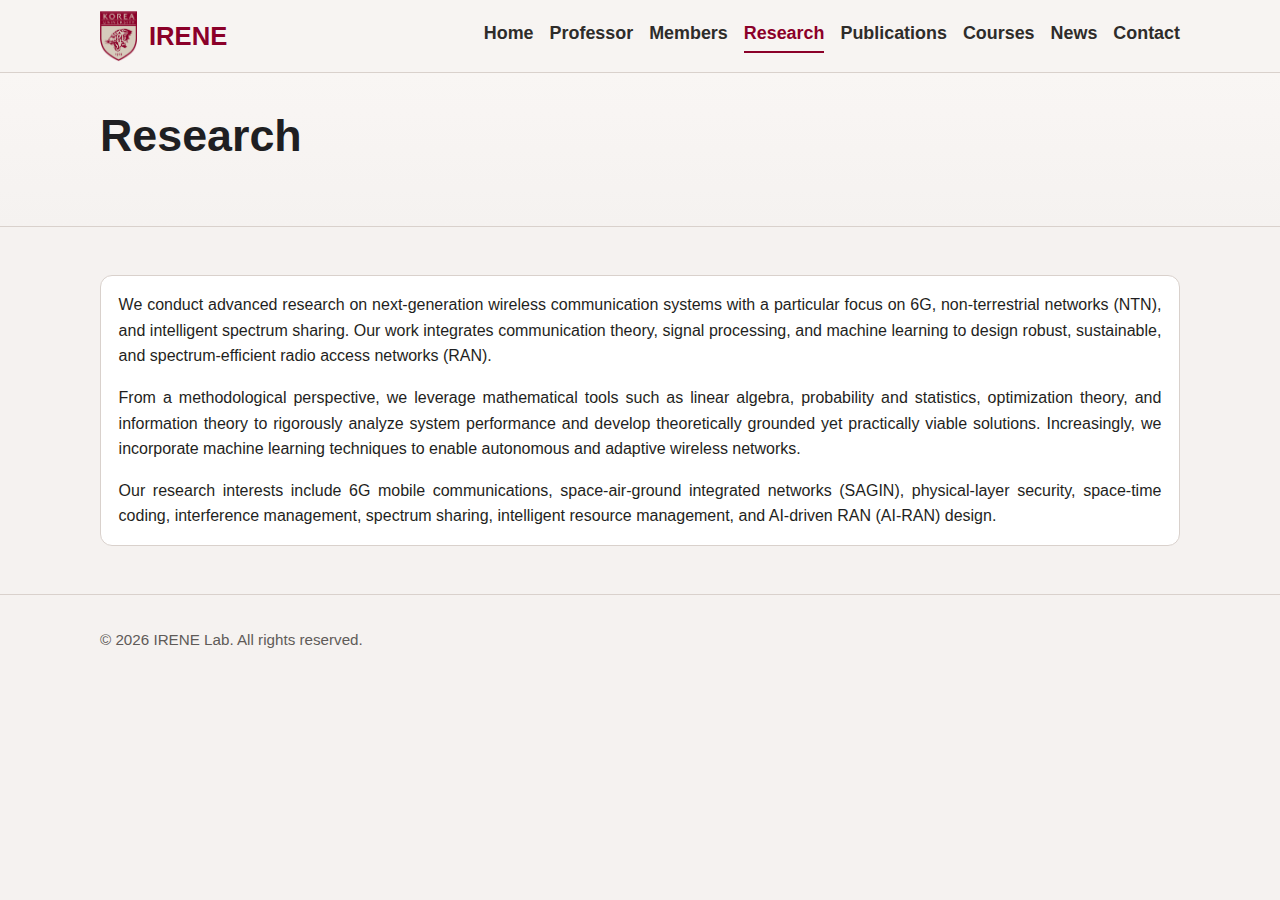
<file: research.html>
<!DOCTYPE html>
<html lang="ko">
  <head>
    <meta charset="UTF-8" />
    <meta name="viewport" content="width=device-width, initial-scale=1.0" />
    <title>IRENE Lab | Research</title>
    <link rel="stylesheet" href="styles.css" />
  </head>
  <body>
    <header class="site-header">
      <div class="container header-inner">
        <a class="brand" href="index.html">
          <img class="brand-logo" src="assets/ku-logo.png" alt="고려대학교 로고" />
          <span class="brand-text"><strong><span class="accent">IRENE</span></strong></span>
        </a>
        <input id="nav-toggle" type="checkbox" aria-label="Toggle navigation" />
        <label for="nav-toggle" class="menu-toggle">Menu</label>
        <nav class="main-nav" aria-label="Main Navigation">
          <a href="index.html">Home</a>
          <a href="professor.html">Professor</a>
          <a href="members.html">Members</a>
          <a class="active" href="research.html">Research</a>
          <a href="publications.html">Publications</a>
          <a href="courses.html">Courses</a>
          <a href="news.html">News</a>
          <a href="contact.html">Contact</a>
        </nav>
      </div>
    </header>
    <main>
      <section class="page-hero">
        <div class="container">
          <h1>Research</h1>
        </div>
      </section>
      <section class="section">
        <div class="container">
          <div class="panel research-text">
            <p>
              We conduct advanced research on next-generation wireless
              communication systems with a particular focus on 6G,
              non-terrestrial networks (NTN), and intelligent spectrum sharing.
              Our work integrates communication theory, signal processing, and
              machine learning to design robust, sustainable, and
              spectrum-efficient radio access networks (RAN).
            </p>
            <p>
              From a methodological perspective, we leverage mathematical tools
              such as linear algebra, probability and statistics, optimization
              theory, and information theory to rigorously analyze system
              performance and develop theoretically grounded yet practically
              viable solutions. Increasingly, we incorporate machine learning
              techniques to enable autonomous and adaptive wireless networks.
            </p>
            <p>
              Our research interests include 6G mobile communications,
              space-air-ground integrated networks (SAGIN), physical-layer
              security, space-time coding, interference management, spectrum
              sharing, intelligent resource management, and AI-driven RAN
              (AI-RAN) design.
            </p>
          </div>
        </div>
      </section>
    </main>
    <footer class="site-footer">
      <div class="container"><p>&copy; 2026 IRENE Lab. All rights reserved.</p></div>
    </footer>
  </body>
</html>
</file>
<file: styles.css>
:root {
  --ku-crimson: #8b0029;
  --ku-crimson-dark: #6f0021;
  --ink: #1f1f22;
  --muted: #5f5b58;
  --line: #d9d1cc;
  --bg: #f5f2f0;
  --bg-soft: #ece7e4;
}

* {
  box-sizing: border-box;
}

html {
  scroll-behavior: smooth;
}

body {
  margin: 0;
  font-family: "Noto Sans KR", "Segoe UI", sans-serif;
  color: var(--ink);
  background: var(--bg);
  line-height: 1.6;
}

.container {
  width: min(1080px, 92vw);
  margin: 0 auto;
}

.site-header {
  position: sticky;
  top: 0;
  z-index: 20;
  background: #f7f4f2;
  border-bottom: 1px solid var(--line);
}

.header-inner {
  display: flex;
  align-items: center;
  justify-content: space-between;
  min-height: 72px;
}

.brand {
  display: inline-flex;
  align-items: center;
  gap: 0.75rem;
  text-decoration: none;
  color: var(--ink);
}

.brand-logo {
  width: 37px;
  height: auto;
}

.brand-text {
  display: grid;
  line-height: 1.2;
}

.brand-text strong {
  font-size: 1.6rem;
}

.accent {
  color: var(--ku-crimson);
}

#nav-toggle,
.menu-toggle {
  display: none;
}

.main-nav {
  display: flex;
  gap: 1rem;
}

.main-nav a {
  text-decoration: none;
  color: #2e2c2a;
  font-size: 1.12rem;
  font-weight: 600;
  padding-bottom: 0.2rem;
  border-bottom: 2px solid transparent;
}

.main-nav a:hover {
  color: var(--ku-crimson);
}

.main-nav a.active {
  color: var(--ku-crimson);
  border-bottom-color: var(--ku-crimson);
}

.hero {
  background: linear-gradient(180deg, #f9f6f4 0%, #f5f2f0 100%);
  border-bottom: 1px solid var(--line);
}

.page-hero {
  background: linear-gradient(180deg, #f9f6f4 0%, #f5f2f0 100%);
  border-bottom: 1px solid var(--line);
  padding: 2.2rem 0 2rem;
}

.page-hero p {
  margin-bottom: 0;
  color: var(--muted);
}

.members-tbd {
  font-size: 0.8rem;
  color: var(--muted);
  margin-top: 0.4rem;
}

.hero-grid {
  display: flex;
  flex-direction: column;
  align-items: center;
  text-align: center;
  gap: 1.2rem;
  padding: 2.8rem 0 2.4rem;
}

.eyebrow {
  color: var(--ku-crimson);
  font-size: 0.8rem;
  font-weight: 700;
  letter-spacing: 0.08em;
  margin: 0 0 0.5rem;
}

h1,
h2,
h3 {
  line-height: 1.25;
  margin-top: 0;
}

h1 {
  font-size: clamp(1.8rem, 4vw, 2.8rem);
}

h2 {
  font-size: clamp(1.3rem, 2.6vw, 2rem);
  margin-bottom: 1rem;
}

.btn {
  display: inline-block;
  margin-top: 0.5rem;
  padding: 0.65rem 1rem;
  background: var(--ku-crimson);
  color: #fff;
  text-decoration: none;
  border-radius: 8px;
  font-weight: 700;
}

.btn:hover {
  background: var(--ku-crimson-dark);
}

.highlight-card,
.panel,
.card {
  background: #ffffff;
  border: 1px solid var(--line);
  border-radius: 12px;
  padding: 1rem 1.1rem;
}

.highlight-card h2 {
  margin-bottom: 0.6rem;
  font-size: 1.1rem;
}

.highlight-card {
  width: min(760px, 100%);
  text-align: left;
  margin-top: 0.25rem;
}

.highlight-card p {
  margin: 0;
}

.home-title {
  margin: 0.2rem 0 0.35rem;
}

.home-hero .hero-grid {
  position: relative;
  min-height: calc(100vh - 72px);
  justify-content: center;
  padding: 0;
}

.home-hero .hero-grid > div {
  position: absolute;
  left: 50%;
  top: 50%;
  transform: translate(-50%, -50%);
  width: min(980px, 100%);
}

.home-subtitle {
  font-size: clamp(1.2rem, 2.5vw, 1.7rem);
  margin: 0;
  font-weight: 600;
}

.home-recruit {
  position: absolute;
  left: 50%;
  bottom: 20pt;
  transform: translateX(-50%);
  margin: 0;
  width: min(980px, 100%);
  font-size: 15pt;
  line-height: 1.5;
  text-align: center;
}

.home-recruit a {
  color: var(--ku-crimson);
  font-weight: 700;
}

.section {
  padding: 3rem 0;
}

.section.alt {
  background: var(--bg-soft);
}

.prof-profile-card {
  display: grid;
  grid-template-columns: 220px 1fr;
  gap: 1.35rem;
  align-items: center;
}

.prof-photo {
  width: 220px;
  height: 280px;
  object-fit: cover;
  border-radius: 10px;
  border: 1px solid var(--line);
  background: #f0ece9;
}

.prof-meta {
  color: var(--muted);
  margin: 0.15rem 0;
  font-size: 14pt;
}

.prof-profile-card h3 {
  font-size: 16pt;
  margin-bottom: 0.5rem;
}

.prof-contact-list {
  list-style: none;
  padding: 0;
  margin: 0.7rem 0 0;
}

.prof-contact-list li {
  display: flex;
  align-items: center;
  gap: 0.5rem;
  margin-bottom: 0.45rem;
  color: #2f2a28;
  font-size: 14pt;
}

.prof-icon {
  width: 1.45rem;
  height: 1.45rem;
  display: inline-flex;
  align-items: center;
  justify-content: center;
  flex-shrink: 0;
}

.prof-icon-svg {
  width: 1.3rem;
  height: 1.3rem;
  display: block;
}

.plain-link {
  color: inherit;
  text-decoration: none;
  font: inherit;
}

.plain-link:hover,
.plain-link:focus {
  color: inherit;
  text-decoration: none;
}

.prof-section-block {
  margin-top: 2rem;
}

.prof-section-title {
  color: var(--ku-crimson);
  font-size: 18pt;
  margin-bottom: 0.75rem;
}

.timeline {
  padding-left: 0.9rem;
  border-left: 2px solid var(--line);
}

.timeline-item {
  margin-bottom: 1.15rem;
}

.timeline-item:last-child {
  margin-bottom: 0;
}

.timeline-item h3 {
  margin-bottom: 0.35rem;
  font-size: 1.08rem;
}

.timeline-detail {
  margin: 0;
  padding-left: 1.15rem;
}

.timeline-detail li {
  margin-bottom: 0.28rem;
}

.prof-bullets {
  margin: 0;
  padding-left: 1.2rem;
}

.prof-bullets li {
  margin-bottom: 0.45rem;
}

.research-text {
  text-align: justify;
  text-justify: inter-word;
  font-size: 1rem;
  line-height: 1.6;
}

.research-text p {
  margin: 0 0 1rem;
}

.research-text p:last-child {
  margin-bottom: 0;
}

.contact-info-list {
  list-style: none;
  padding: 0;
  margin: 0;
}

.contact-info-list li {
  display: flex;
  align-items: flex-start;
  gap: 0.55rem;
  margin-bottom: 0.75rem;
}

.contact-info-list li:last-child {
  margin-bottom: 0;
}

.contact-layout {
  display: grid;
  grid-template-columns: 2fr 1fr;
  gap: 1rem;
  align-items: start;
}

.contact-map-wrap {
  margin-top: 0;
}

.contact-map {
  width: 100%;
  height: 360px;
  border: 1px solid var(--line);
  border-radius: 12px;
}

.courses-list {
  margin: 0;
  padding-left: 1.2rem;
}

.courses-list li {
  margin-bottom: 0.4rem;
}

.courses-divider {
  border: 0;
  border-top: 1px solid var(--line);
  margin: 1.8rem 0;
}

.courses-grid {
  display: grid;
  grid-template-columns: 1fr 1fr;
  gap: 2.2rem;
}

.cards {
  display: grid;
  grid-template-columns: repeat(3, minmax(0, 1fr));
  gap: 1rem;
}

.card p {
  margin: 0.2rem 0;
}

.card small {
  color: var(--muted);
}

.pub-list,
.news-list {
  margin: 0;
  padding-left: 1.1rem;
}

.pub-list li,
.news-list li {
  margin-bottom: 0.6rem;
}

.pub-list li {
  text-align: justify;
  text-justify: inter-word;
}

.pub-list a {
  color: var(--ku-crimson);
  font-weight: 700;
}

.pub-list a:hover {
  color: var(--ku-crimson-dark);
}

.award-text {
  color: var(--ku-crimson);
  font-weight: 700;
}

.news-list time {
  font-weight: 700;
  color: var(--ku-crimson);
  margin-right: 0.5rem;
}

.news-sublist {
  margin: 0.35rem 0 0;
  padding-left: 1.1rem;
}

.news-sublist li {
  margin-bottom: 0.35rem;
}

.news-sublist li:last-child {
  margin-bottom: 0;
}

.site-footer {
  border-top: 1px solid var(--line);
  padding: 1.1rem 0 2rem;
  color: var(--muted);
  font-size: 0.95rem;
}

@media (max-width: 900px) {
  .cards {
    grid-template-columns: 1fr 1fr;
  }

  .courses-grid {
    grid-template-columns: 1fr;
    gap: 1.2rem;
  }

  .prof-profile-card {
    grid-template-columns: 1fr;
  }

  .prof-photo {
    width: 220px;
    height: 280px;
  }
}

@media (max-width: 720px) {
  .menu-toggle {
    display: inline-block;
    border: 1px solid var(--line);
    padding: 0.35rem 0.7rem;
    border-radius: 7px;
    font-size: 0.92rem;
    cursor: pointer;
  }

.main-nav {
    position: absolute;
    inset: 72px 0 auto 0;
    display: none;
    flex-direction: column;
    gap: 0;
    background: #f7f4f2;
    border-bottom: 1px solid var(--line);
  }

  .main-nav a {
    padding: 0.8rem 4vw;
    border-top: 1px solid var(--line);
  }

  #nav-toggle:checked ~ .main-nav {
    display: flex;
  }

  .home-hero .hero-grid {
    min-height: auto;
    padding: 2rem 0;
    position: static;
  }

  .home-hero .hero-grid > div {
    position: static;
    transform: none;
    width: 100%;
  }

  .home-subtitle {
    font-size: 1.05rem;
  }

  .home-recruit {
    position: static;
    transform: none;
    width: 100%;
    margin-top: 2.1rem;
    font-size: 12.5pt;
  }

  .contact-layout {
    grid-template-columns: 1fr;
  }

  .contact-map-wrap {
    margin-top: 0.6rem;
  }

  .cards {
    grid-template-columns: 1fr;
  }
}
</file>
